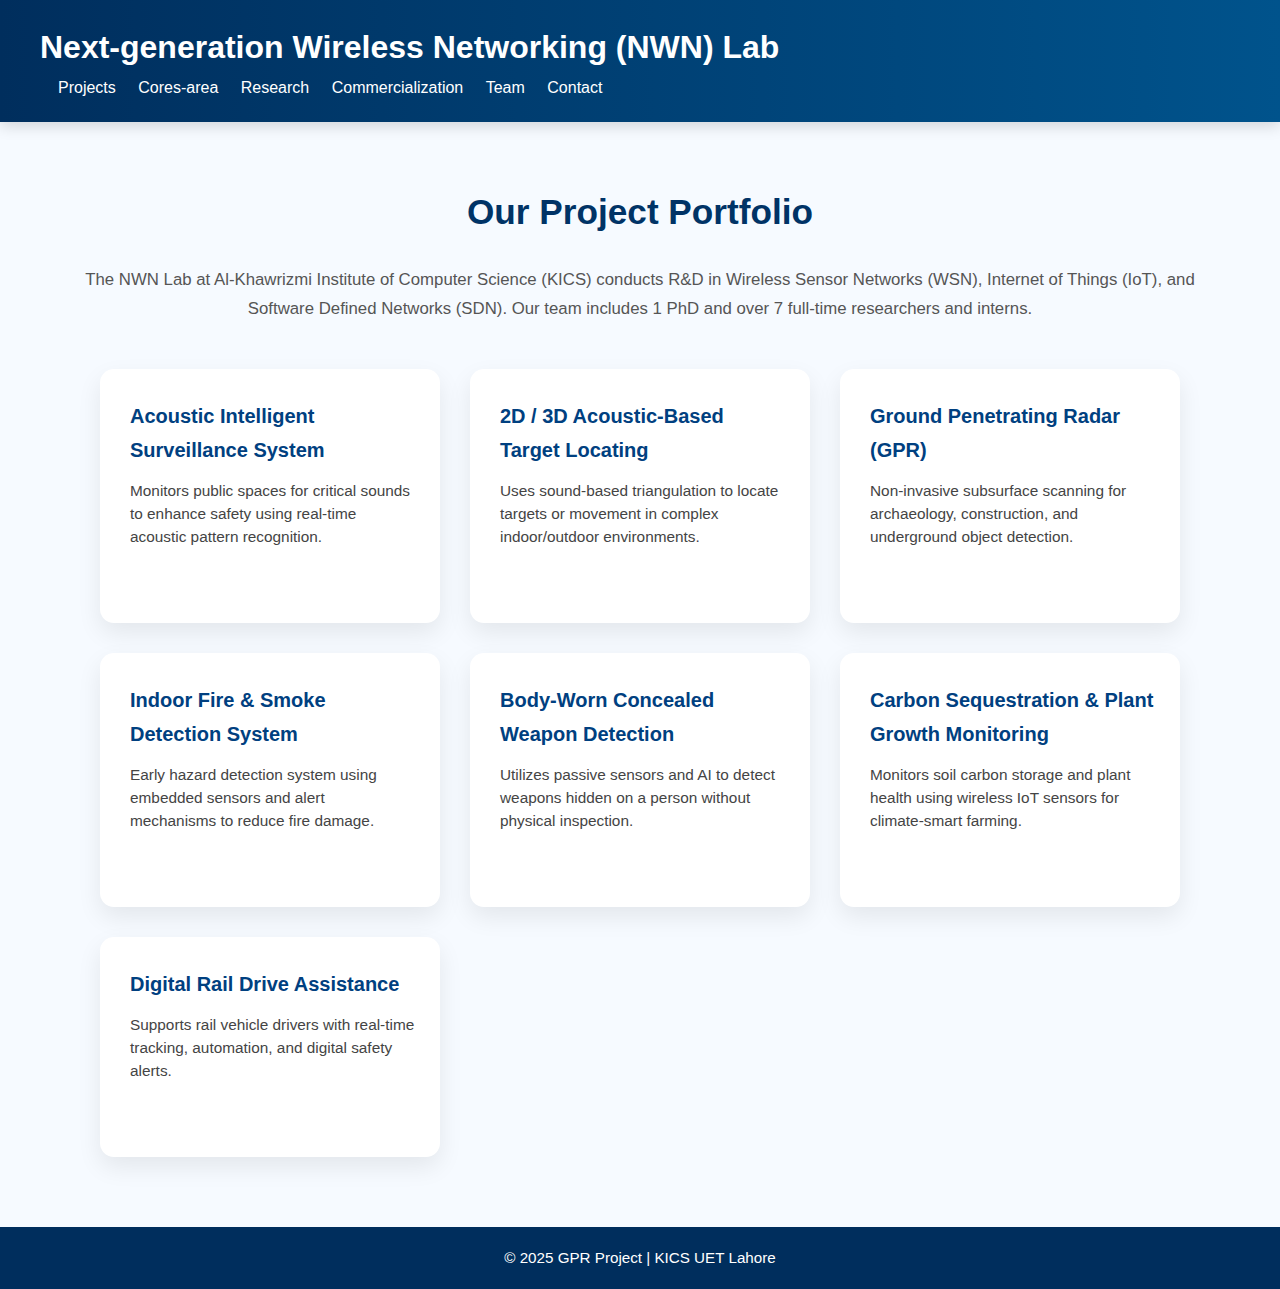
<file: index.html>
<!DOCTYPE html>
<html lang="en">
<head>
  <meta charset="UTF-8" />
  <meta name="viewport" content="width=device-width, initial-scale=1.0"/>
  <title>Projects | GPR - NWNL</title>
  <link rel="stylesheet" href="projects.css" />
</head>
<body>
  <header class="header">
    <h1>Next-generation Wireless Networking (NWN) Lab</h1>
    <nav class="nav-links">
      <a href="index.html">Projects</a>
      <a href="Coresarea.html">Cores-area</a>
      <a href="research.html">Research</a>
      <a href="commercialization.html">Commercialization</a>
      <a href="team.html">Team</a>
      <a href="contact.html">Contact</a>
    </nav>
  </header>

  <main class="content">
    <h2>Our Project Portfolio</h2>
    <p>
      The NWN Lab at Al-Khawrizmi Institute of Computer Science (KICS) conducts R&D in Wireless Sensor Networks (WSN), Internet of Things (IoT), and Software Defined Networks (SDN). Our team includes 1 PhD and over 7 full-time researchers and interns.
    </p>

    <div class="project-grid">
      <a href="acoustic-intelligent-surveillance.html" class="project-card">
        <h3>Acoustic Intelligent Surveillance System</h3>
        <p>Monitors public spaces for critical sounds to enhance safety using real-time acoustic pattern recognition.</p>
      </a>

      <a href="acoustic-target-locating.html" class="project-card">
        <h3>2D / 3D Acoustic-Based Target Locating</h3>
        <p>Uses sound-based triangulation to locate targets or movement in complex indoor/outdoor environments.</p>
      </a>

      <a href="gpr.html" class="project-card">
        <h3>Ground Penetrating Radar (GPR)</h3>
        <p>Non-invasive subsurface scanning for archaeology, construction, and underground object detection.</p>
      </a>

      <a href="fire-smoke-detection.html" class="project-card">
        <h3>Indoor Fire & Smoke Detection System</h3>
        <p>Early hazard detection system using embedded sensors and alert mechanisms to reduce fire damage.</p>
      </a>

      <a href="concealed-weapon-detection.html" class="project-card">
        <h3>Body-Worn Concealed Weapon Detection</h3>
        <p>Utilizes passive sensors and AI to detect weapons hidden on a person without physical inspection.</p>
      </a>

      <a href="carbon-sequestration-monitoring.html" class="project-card">
        <h3>Carbon Sequestration & Plant Growth Monitoring</h3>
        <p>Monitors soil carbon storage and plant health using wireless IoT sensors for climate-smart farming.</p>
      </a>

      <a href="digital-rail-assistance.html" class="project-card">
        <h3>Digital Rail Drive Assistance</h3>
        <p>Supports rail vehicle drivers with real-time tracking, automation, and digital safety alerts.</p>
      </a>
    </div>
  </main>

  <footer class="footer">
    &copy; 2025 GPR Project | KICS UET Lahore
  </footer>
</body>
</html>
</file>
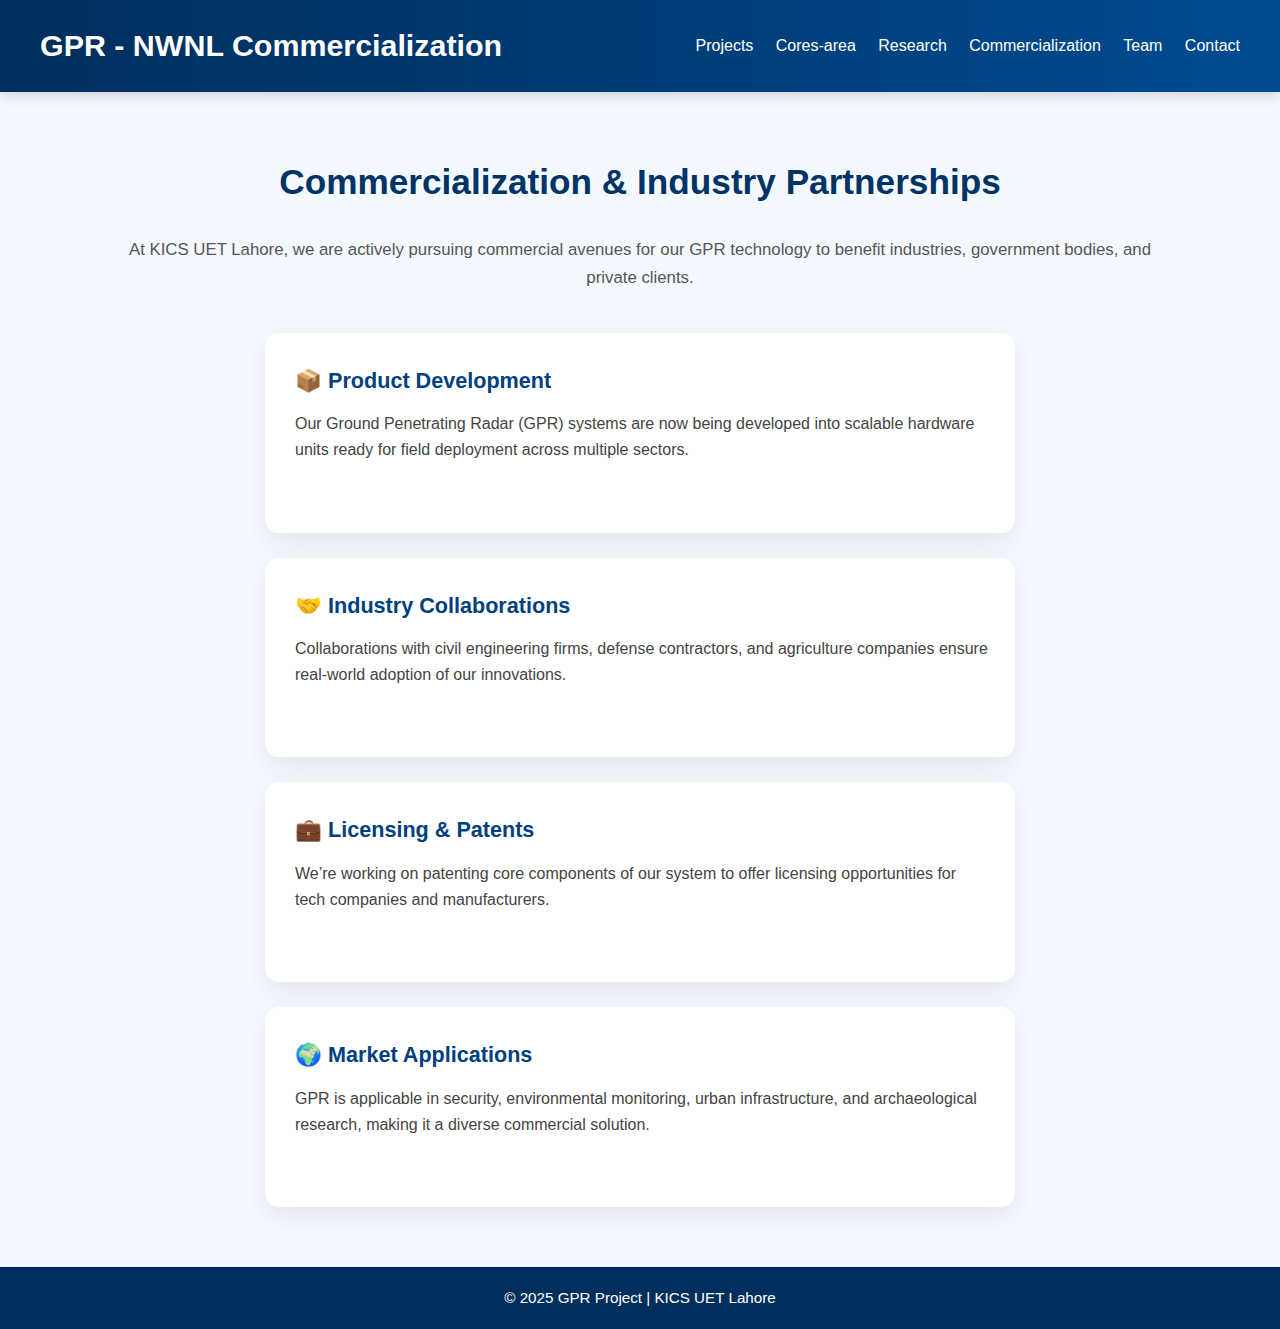
<file: commercialization.html>
<!DOCTYPE html>
<html lang="en">
<head>
  <meta charset="UTF-8" />
  <meta name="viewport" content="width=device-width, initial-scale=1.0"/>
  <title>Commercialization | GPR - NWNL</title>
  <link rel="stylesheet" href="commercialization.css" />
</head>
<body>
  <header class="header">
    <h1>GPR - NWNL Commercialization</h1>
    <nav class="nav-links">
      <a href="index.html">Projects</a>
      <a href="Coresarea.html">Cores-area</a>
      <a href="research.html">Research</a>
      <a href="commercialization.html">Commercialization</a>
      <a href="team.html">Team</a>
      <a href="contact.html">Contact</a>
    </nav>
  </header>

  <main class="content">
    <h2>Commercialization & Industry Partnerships</h2>
    <p>
      At KICS UET Lahore, we are actively pursuing commercial avenues for our GPR technology to benefit industries, government bodies, and private clients.
    </p>

    <div class="card">
      <h3>📦 Product Development</h3>
      <p>
        Our Ground Penetrating Radar (GPR) systems are now being developed into scalable hardware units ready for field deployment across multiple sectors.
      </p>
    </div>

    <div class="card">
      <h3>🤝 Industry Collaborations</h3>
      <p>
        Collaborations with civil engineering firms, defense contractors, and agriculture companies ensure real-world adoption of our innovations.
      </p>
    </div>

    <div class="card">
      <h3>💼 Licensing & Patents</h3>
      <p>
        We’re working on patenting core components of our system to offer licensing opportunities for tech companies and manufacturers.
      </p>
    </div>

    <div class="card">
      <h3>🌍 Market Applications</h3>
      <p>
        GPR is applicable in security, environmental monitoring, urban infrastructure, and archaeological research, making it a diverse commercial solution.
      </p>
    </div>
  </main>

  <footer class="footer">
    &copy; 2025 GPR Project | KICS UET Lahore
  </footer>
</body>
</html>
</file>
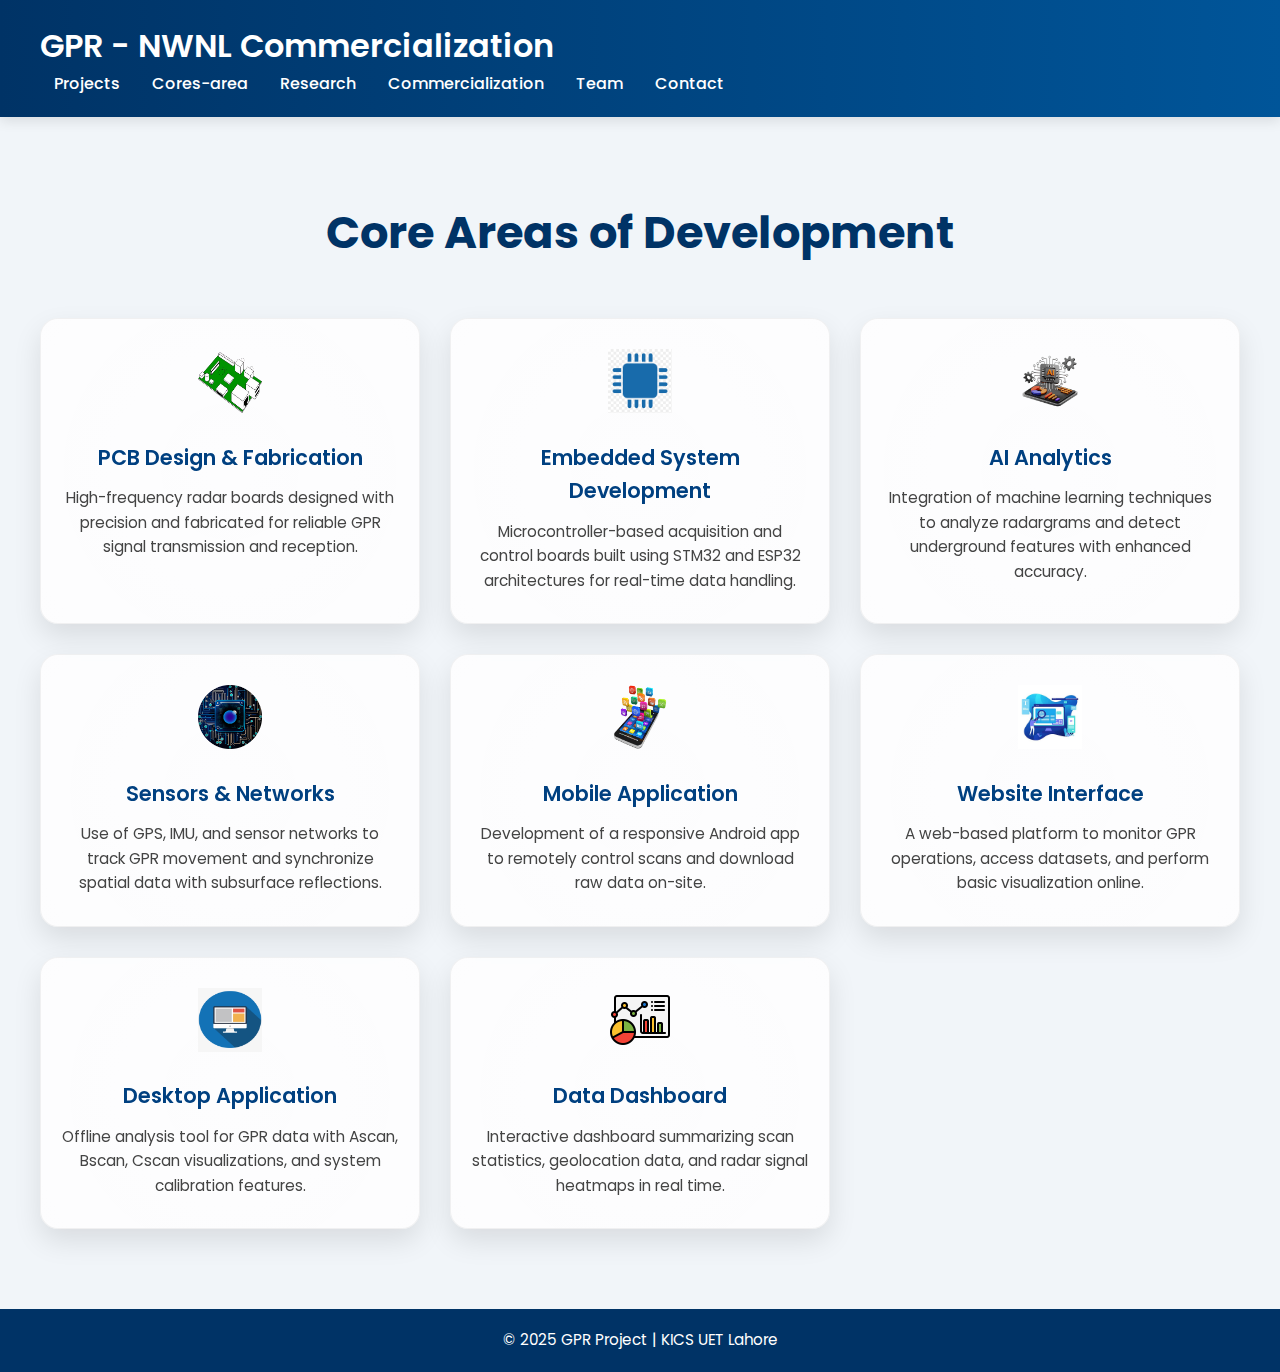
<file: Coresarea.html>
<!DOCTYPE html>
<html lang="en">
<head>
  <meta charset="UTF-8">
  <meta name="viewport" content="width=device-width, initial-scale=1.0">
  <title>Core Areas | GPR Project</title>
  <link rel="stylesheet" href="coreareas.css">
  <link rel="preconnect" href="https://fonts.googleapis.com">
  <link rel="preconnect" href="https://fonts.gstatic.com" crossorigin>
  <link href="https://fonts.googleapis.com/css2?family=Poppins:wght@400;600&display=swap" rel="stylesheet">
</head>
<body>
    <header class="header">
    <h1>GPR - NWNL Commercialization</h1>
    <nav class="nav-links">
      <a href="index.html">Projects</a>
      <a href="Coresarea.html">Cores-area</a>
      <a href="research.html">Research</a>
      <a href="commercialization.html">Commercialization</a>
      <a href="team.html">Team</a>
      <a href="contact.html">Contact</a>
    </nav>
  </header>
  <main>
  <section class="core-container">
    <h1>Core Areas of Development</h1>
    <div class="core-grid">
      <div class="core-item">
        <img src="pcb.png" alt="PCB Design">
        <h2>PCB Design & Fabrication</h2>
        <p>High-frequency radar boards designed with precision and fabricated for reliable GPR signal transmission and reception.</p>
      </div>
      <div class="core-item">
        <img src="eb.png" alt="Embedded System">
        <h2>Embedded System Development</h2>
        <p>Microcontroller-based acquisition and control boards built using STM32 and ESP32 architectures for real-time data handling.</p>
      </div>
      <div class="core-item">
        <img src="ai.webp" alt="AI Analytics">
        <h2>AI Analytics</h2>
        <p>Integration of machine learning techniques to analyze radargrams and detect underground features with enhanced accuracy.</p>
      </div>
      <div class="core-item">
        <img src="ns.webp" alt="Sensors">
        <h2>Sensors & Networks</h2>
        <p>Use of GPS, IMU, and sensor networks to track GPR movement and synchronize spatial data with subsurface reflections.</p>
      </div>
      <div class="core-item">
        <img src="ma.png" alt="Mobile App">
        <h2>Mobile Application</h2>
        <p>Development of a responsive Android app to remotely control scans and download raw data on-site.</p>
      </div>
      <div class="core-item">
        <img src="web.jpg" alt="Website">
        <h2>Website Interface</h2>
        <p>A web-based platform to monitor GPR operations, access datasets, and perform basic visualization online.</p>
      </div>
      <div class="core-item">
        <img src="desk.png" alt="Desktop App">
        <h2>Desktop Application</h2>
        <p>Offline analysis tool for GPR data with Ascan, Bscan, Cscan visualizations, and system calibration features.</p>
      </div>
      <div class="core-item">
        <img src="dash.png" alt="Dashboard">
        <h2>Data Dashboard</h2>
        <p>Interactive dashboard summarizing scan statistics, geolocation data, and radar signal heatmaps in real time.</p>
      </div>
    </div>
  </section>
  </main>
   <footer class="footer">
    &copy; 2025 GPR Project | KICS UET Lahore
  </footer>
</body>
</html>
</file>
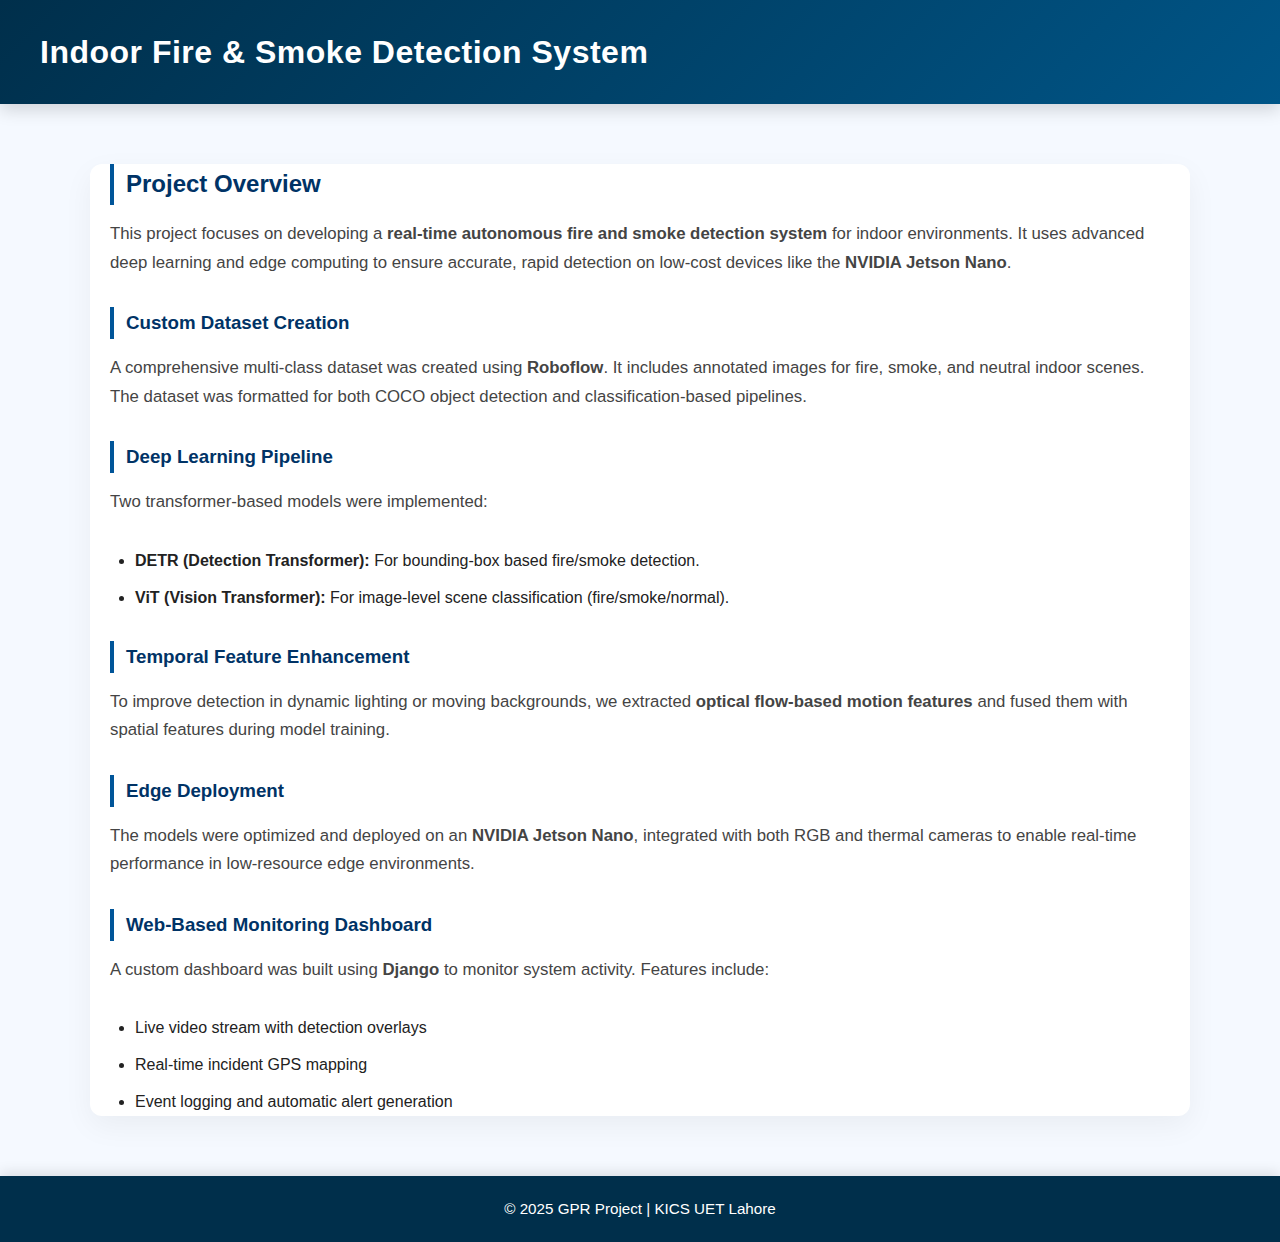
<file: fire-smoke-detection.html>
<!DOCTYPE html>
<html lang="en">
<head>
  <meta charset="UTF-8" />
  <meta name="viewport" content="width=device-width, initial-scale=1.0"/>
  <title>Fire & Smoke Detection | GPR - NWNL</title>
  <link rel="stylesheet" href="fire-smoke-detection.css" />
</head>
<body>
  <header class="header">
    <h1>Indoor Fire & Smoke Detection System</h1>
  </header>

  <main class="project-detail-container">
    <section class="project-intro">
      <h2>Project Overview</h2>
      <p>
        This project focuses on developing a <strong>real-time autonomous fire and smoke detection system</strong> for indoor environments. It uses advanced deep learning and edge computing to ensure accurate, rapid detection on low-cost devices like the <strong>NVIDIA Jetson Nano</strong>.
      </p>
    </section>

    <section class="project-section">
      <h3>Custom Dataset Creation</h3>
      <p>
        A comprehensive multi-class dataset was created using <strong>Roboflow</strong>. It includes annotated images for fire, smoke, and neutral indoor scenes. The dataset was formatted for both COCO object detection and classification-based pipelines.
      </p>
    </section>

    <section class="project-section">
      <h3>Deep Learning Pipeline</h3>
      <p>
        Two transformer-based models were implemented:
        <ul>
          <li><strong>DETR (Detection Transformer):</strong> For bounding-box based fire/smoke detection.</li>
          <li><strong>ViT (Vision Transformer):</strong> For image-level scene classification (fire/smoke/normal).</li>
        </ul>
      </p>
    </section>

    <section class="project-section">
      <h3>Temporal Feature Enhancement</h3>
      <p>
        To improve detection in dynamic lighting or moving backgrounds, we extracted <strong>optical flow-based motion features</strong> and fused them with spatial features during model training.
      </p>
    </section>

    <section class="project-section">
      <h3>Edge Deployment</h3>
      <p>
        The models were optimized and deployed on an <strong>NVIDIA Jetson Nano</strong>, integrated with both RGB and thermal cameras to enable real-time performance in low-resource edge environments.
      </p>
    </section>

    <section class="project-section">
      <h3>Web-Based Monitoring Dashboard</h3>
      <p>
        A custom dashboard was built using <strong>Django</strong> to monitor system activity. Features include:
        <ul>
          <li>Live video stream with detection overlays</li>
          <li>Real-time incident GPS mapping</li>
          <li>Event logging and automatic alert generation</li>
        </ul>
      </p>
    </section>
  </main>

  <footer class="footer">
    &copy; 2025 GPR Project | KICS UET Lahore
  </footer>
</body>
</html>
</file>
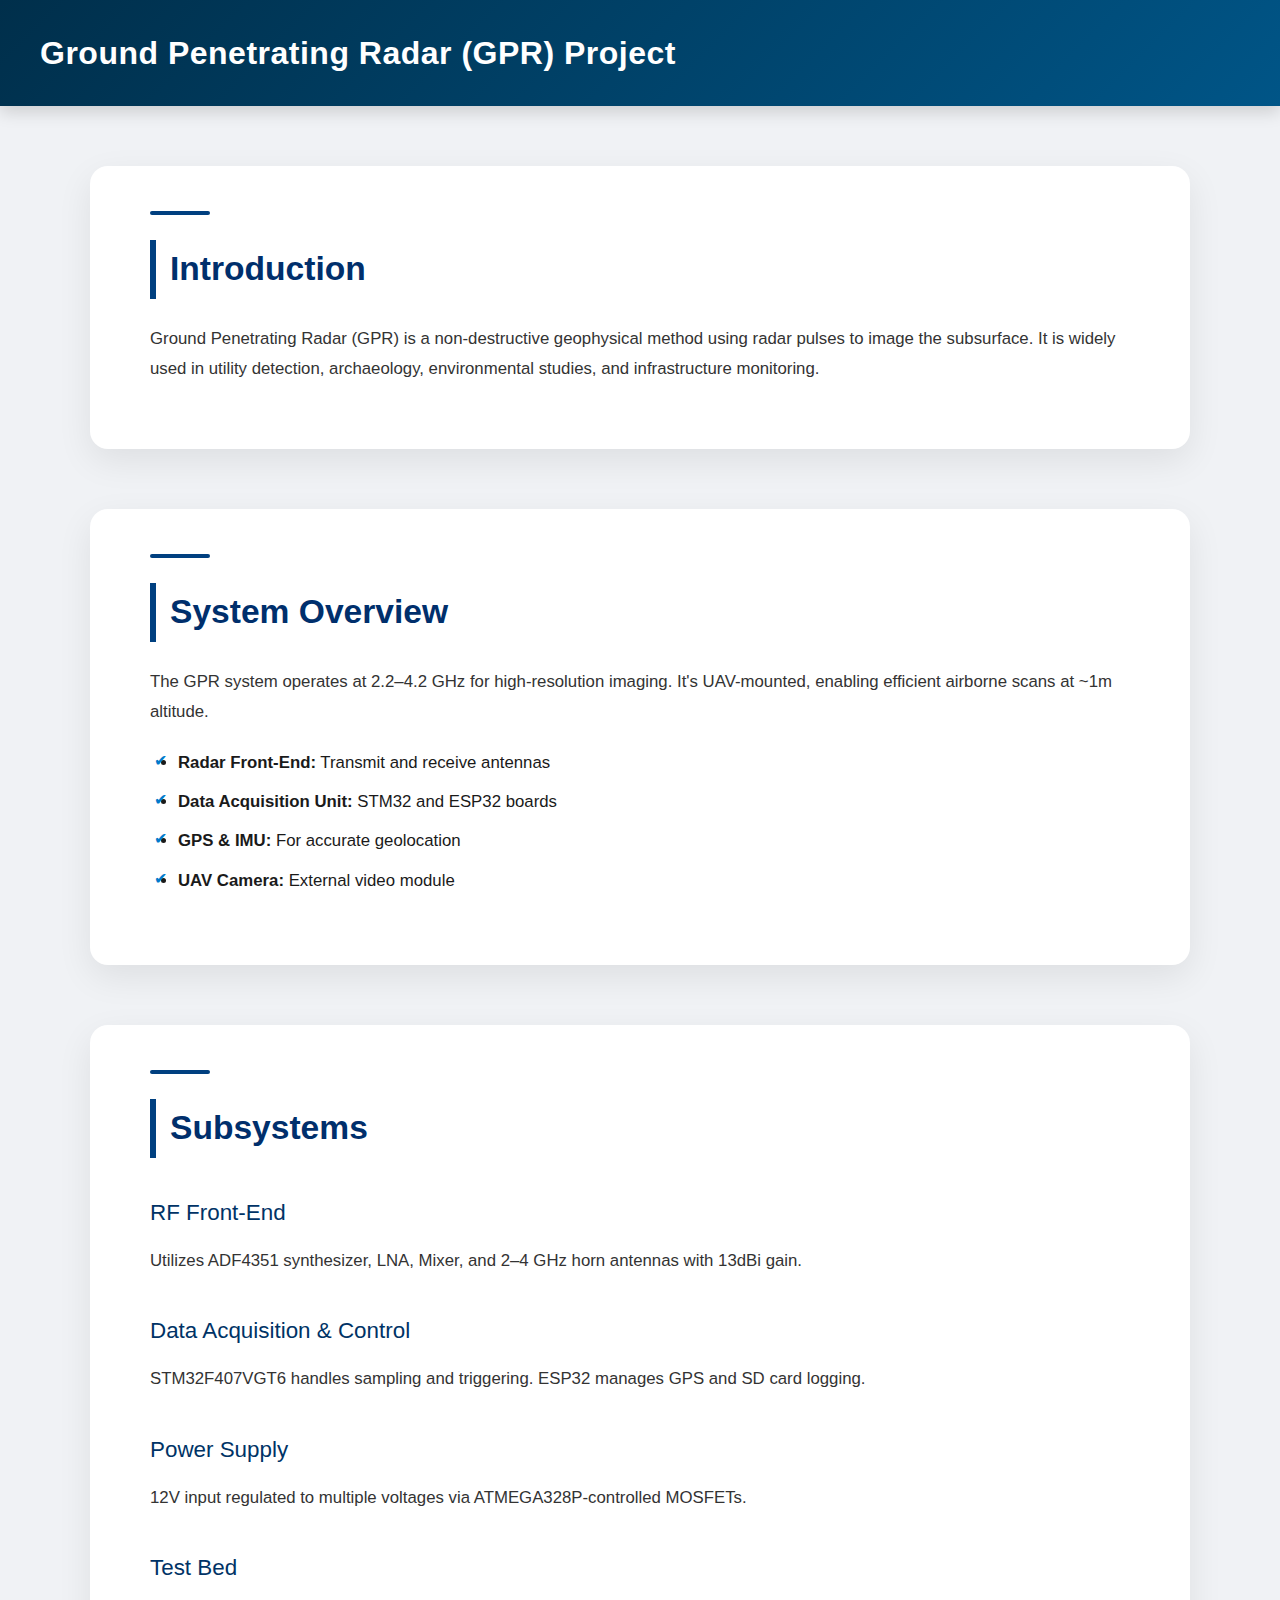
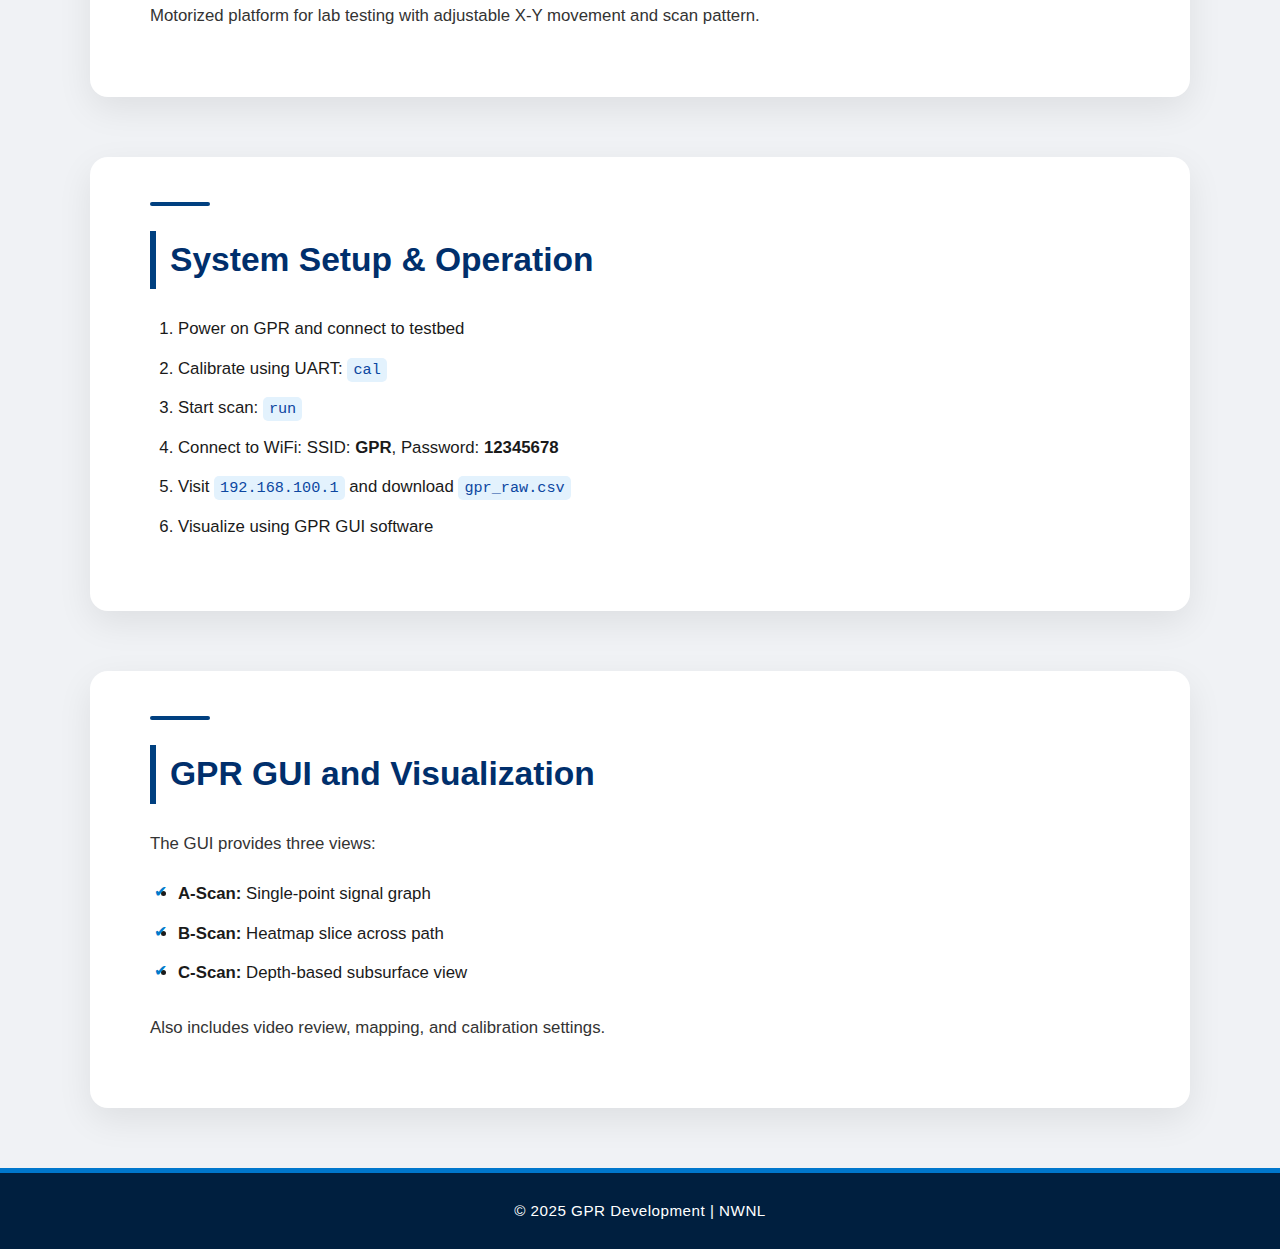
<file: gpr.html>
<!DOCTYPE html>
<html lang="en">
<head>
  <meta charset="UTF-8" />
  <meta name="viewport" content="width=device-width, initial-scale=1.0"/>
  <title>Ground Penetrating Radar (GPR) Project</title>
  <link rel="stylesheet" href="gpr_project.css">
</head>
<body>
  <header>
    <h1>Ground Penetrating Radar (GPR) Project</h1>
    <!-- <p>A Comprehensive Overview of UAV-Based Subsurface Imaging System</p> -->
  </header>

  <section class="section">
    <h2>Introduction</h2>
    <p>Ground Penetrating Radar (GPR) is a non-destructive geophysical method using radar pulses to image the subsurface. It is widely used in utility detection, archaeology, environmental studies, and infrastructure monitoring.</p>
  
  </section>

  <section class="section">
    <h2>System Overview</h2>
    <p>The GPR system operates at 2.2–4.2 GHz for high-resolution imaging. It's UAV-mounted, enabling efficient airborne scans at ~1m altitude.</p>
    <ul>
      <li><strong>Radar Front-End:</strong> Transmit and receive antennas</li>
      <li><strong>Data Acquisition Unit:</strong> STM32 and ESP32 boards</li>
      <li><strong>GPS & IMU:</strong> For accurate geolocation</li>
      <li><strong>UAV Camera:</strong> External video module</li>
    </ul>
  </section>

  <section class="section">
    <h2>Subsystems</h2>
    <h3>RF Front-End</h3>
    <p>Utilizes ADF4351 synthesizer, LNA, Mixer, and 2–4 GHz horn antennas with 13dBi gain.</p>
   

    <h3>Data Acquisition & Control</h3>
    <p>STM32F407VGT6 handles sampling and triggering. ESP32 manages GPS and SD card logging.</p>
  

    <h3>Power Supply</h3>
    <p>12V input regulated to multiple voltages via ATMEGA328P-controlled MOSFETs.</p>

    <h3>Test Bed</h3>
    <p>Motorized platform for lab testing with adjustable X-Y movement and scan pattern.</p>
  
  </section>

  <section class="section">
    <h2>System Setup & Operation</h2>
    <ol>
      <li>Power on GPR and connect to testbed</li>
      <li>Calibrate using UART: <code>cal</code></li>
      <li>Start scan: <code>run</code></li>
      <li>Connect to WiFi: SSID: <strong>GPR</strong>, Password: <strong>12345678</strong></li>
      <li>Visit <code>192.168.100.1</code> and download <code>gpr_raw.csv</code></li>
      <li>Visualize using GPR GUI software</li>
    </ol>
  </section>

  <section class="section">
    <h2>GPR GUI and Visualization</h2>
    <p>The GUI provides three views:</p>
    <ul>
      <li><strong>A-Scan:</strong> Single-point signal graph</li>
      <li><strong>B-Scan:</strong> Heatmap slice across path</li>
      <li><strong>C-Scan:</strong> Depth-based subsurface view</li>
    </ul>
    <p>Also includes video review, mapping, and calibration settings.</p>
   
  </section>

  <footer>
    <p>&copy; 2025 GPR Development  | NWNL</p>
  </footer>
</body>
</html>
</file>
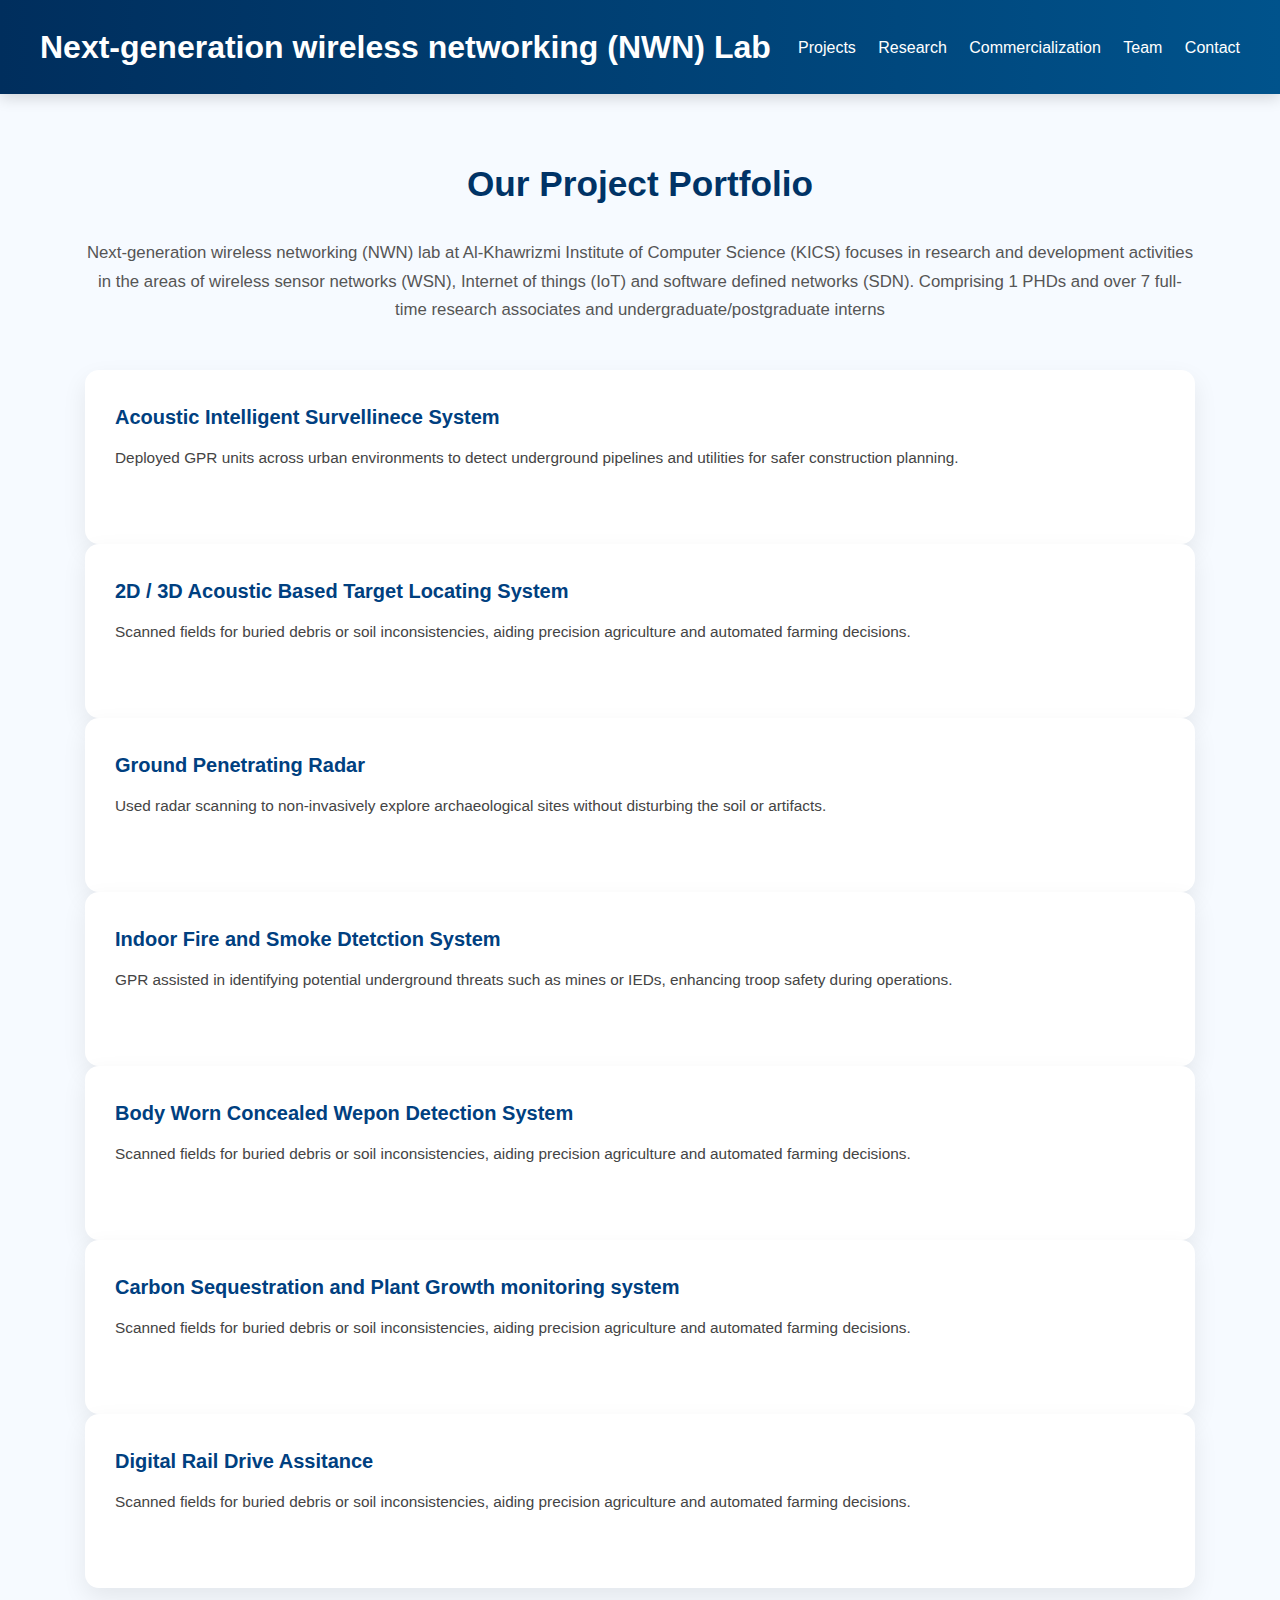
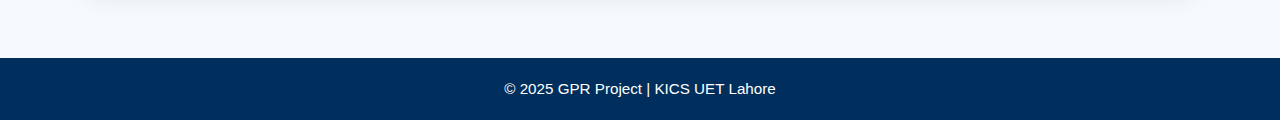
<file: projects.html>
<!DOCTYPE html>
<html lang="en">
<head>
  <meta charset="UTF-8" />
  <meta name="viewport" content="width=device-width, initial-scale=1.0"/>
  <title>Projects | GPR - NWNL</title>
  <link rel="stylesheet" href="projects.css" />
</head>
<body>
  <header class="header">
    <h1>Next-generation wireless networking (NWN) Lab</h1>
    <nav class="nav-links">

      <a href="projects.html">Projects</a>
      <a href="research.html">Research</a>
      <a href="commercialization.html">Commercialization</a>
      <a href="team.html">Team</a>
      <a href="contact.html">Contact</a>
    </nav>
  </header>

  <main class="content">
    <h2>Our Project Portfolio</h2>
    <p>
      Next-generation wireless networking (NWN) lab at Al-Khawrizmi Institute of Computer Science (KICS) focuses in research and development activities in the areas of wireless sensor networks (WSN), Internet of things (IoT) and software defined networks (SDN). Comprising 1 PHDs and over 7 full-time research associates and undergraduate/postgraduate interns
    </p>

    <div class="project-card">
      <h3>Acoustic Intelligent Survellinece System</h3>
      <p>Deployed GPR units across urban environments to detect underground pipelines and utilities for safer construction planning.</p>
    </div>
    <div class="project-card">
      <h3>2D / 3D Acoustic Based Target Locating System</h3>
      <p>Scanned fields for buried debris or soil inconsistencies, aiding precision agriculture and automated farming decisions.</p>
    </div>
    <div class="project-card">
      <h3>Ground Penetrating Radar</h3>
      <p>Used radar scanning to non-invasively explore archaeological sites without disturbing the soil or artifacts.</p>
    </div>

    <div class="project-card">
      <h3>Indoor Fire and Smoke Dtetction System</h3>
      <p>GPR assisted in identifying potential underground threats such as mines or IEDs, enhancing troop safety during operations.</p>
    </div>

    <div class="project-card">
      <h3>Body Worn Concealed Wepon Detection System</h3>
      <p>Scanned fields for buried debris or soil inconsistencies, aiding precision agriculture and automated farming decisions.</p>
    </div>
    <div class="project-card">
      <h3>Carbon Sequestration and Plant Growth monitoring system</h3>
      <p>Scanned fields for buried debris or soil inconsistencies, aiding precision agriculture and automated farming decisions.</p>
    </div>
    <div class="project-card">
      <h3>Digital Rail Drive Assitance</h3>
      <p>Scanned fields for buried debris or soil inconsistencies, aiding precision agriculture and automated farming decisions.</p>
    </div>
  </main>

  <footer class="footer">
    &copy; 2025 GPR Project | KICS UET Lahore
  </footer>
</body>
</html>
</file>
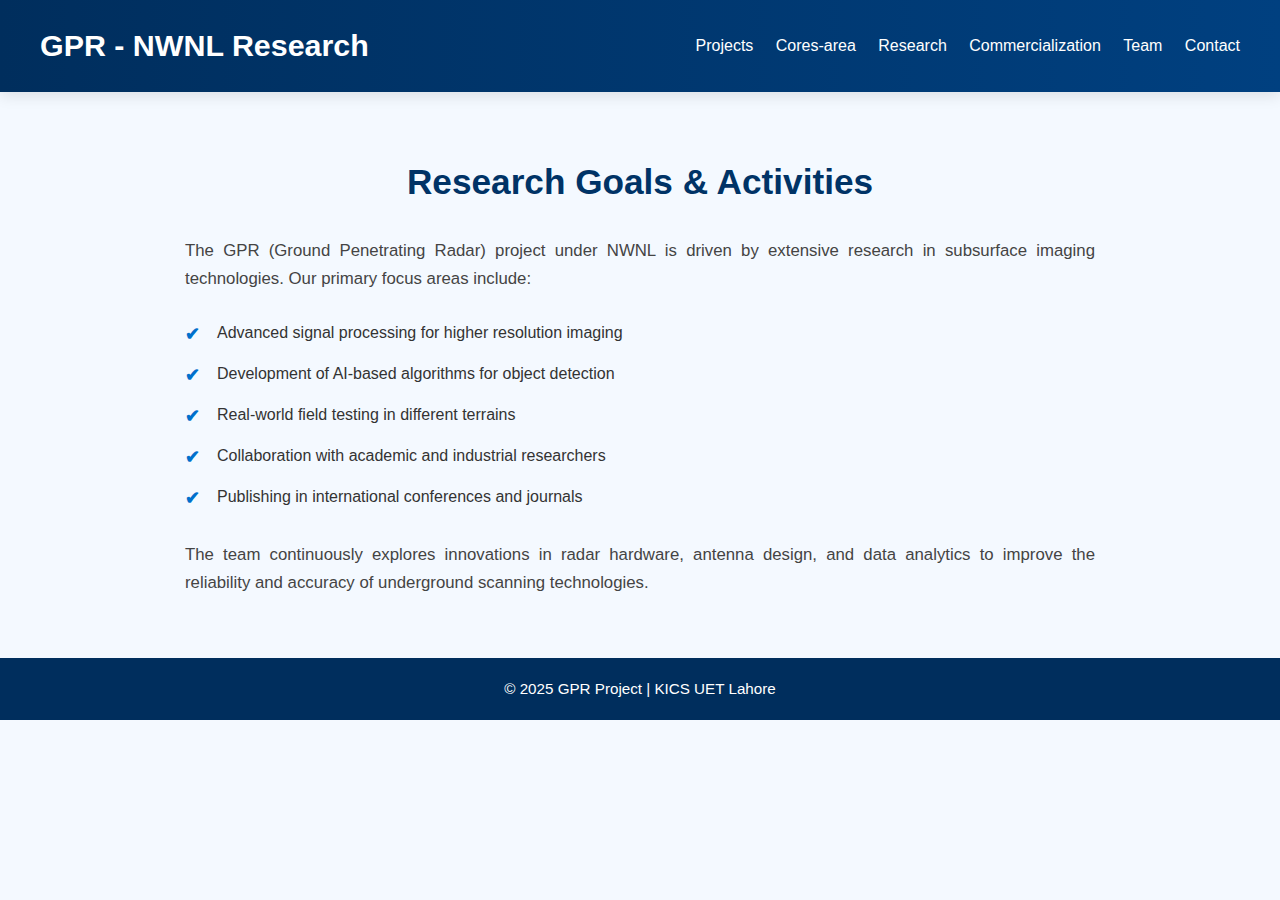
<file: research.html>
<!DOCTYPE html>
<html lang="en">
<head>
  <meta charset="UTF-8" />
  <meta name="viewport" content="width=device-width, initial-scale=1.0"/>
  <title>Research | GPR - NWNL</title>
  <link rel="stylesheet" href="research.css" />
</head>
<body>
  <header class="header">
    <h1>GPR - NWNL Research</h1>
    <nav class="nav-links">
     
      <a href="index.html">Projects</a>
      <a href="Coresarea.html">Cores-area</a>
      <a href="research.html">Research</a>
      <a href="commercialization.html">Commercialization</a>
      <a href="team.html">Team</a>
      <a href="contact.html">Contact</a>
    </nav>
  </header>

  <main class="content">
    <h2>Research Goals & Activities</h2>
    <p>
      The GPR (Ground Penetrating Radar) project under NWNL is driven by extensive research in subsurface imaging technologies.
      Our primary focus areas include:
    </p>
    <ul>
      <li>Advanced signal processing for higher resolution imaging</li>
      <li>Development of AI-based algorithms for object detection</li>
      <li>Real-world field testing in different terrains</li>
      <li>Collaboration with academic and industrial researchers</li>
      <li>Publishing in international conferences and journals</li>
    </ul>
    <p>
      The team continuously explores innovations in radar hardware, antenna design, and data analytics to improve the reliability and accuracy of underground scanning technologies.
    </p>
  </main>

  <footer class="footer">
    &copy; 2025 GPR Project | KICS UET Lahore
  </footer>
</body>
</html>
</file>
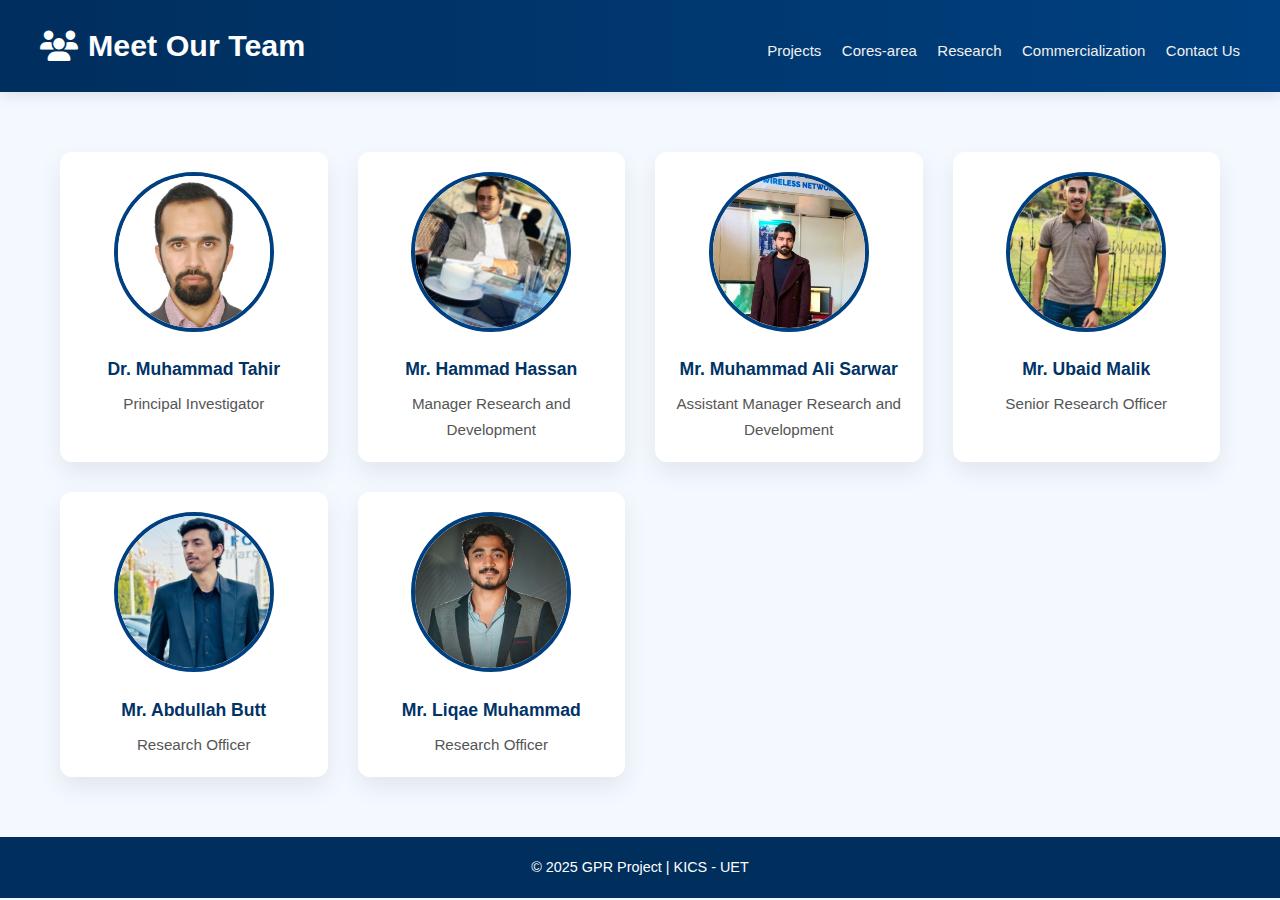
<file: team.html>
<!DOCTYPE html>
<html lang="en">
<head>
  <meta charset="UTF-8" />
  <meta name="viewport" content="width=device-width, initial-scale=1.0"/>
  <title>Our Team | GPR Project - KICS UET</title>
  <link rel="stylesheet" href="team.css" />
  <link rel="stylesheet" href="https://cdnjs.cloudflare.com/ajax/libs/font-awesome/6.4.0/css/all.min.css"/>
</head>
<body>
  <header class="header">
    <h1><i class="fas fa-users"></i> Meet Our Team</h1>
    <nav class="nav-links">
      <a href="index.html">Projects</a>
      <a href="Coresarea.html">Cores-area</a>
      <a href="research.html">Research</a>
      <a href="commercialization.html">Commercialization</a>
      <a href="contact.html">Contact Us</a>
    </nav>
  </header>

  <main class="container">
    <section class="team-grid">
      <div class="team-card">
        <img src="drtahir.jpg" alt="Team Member 1" />
        <h3>Dr. Muhammad Tahir</h3>
        <p>Principal Investigator</p>
      </div>
      <div class="team-card">
        <img src="hammadhas.jpg" alt="Team Member 1" />
        <h3>Mr. Hammad Hassan</h3>
        <p>Manager  Research and Development</p>
      </div>
      <div class="team-card">
        <img src="alisarwar.jpg" alt="Team Member 1" />
        <h3>Mr. Muhammad Ali Sarwar</h3>
        <p>Assistant Manager Research and Development</p>
      </div>
      <div class="team-card">
        <img src="ubaid.jpg" alt="Team Member 1" />
        <h3>Mr. Ubaid Malik</h3>
        <p>Senior Research Officer</p>
      </div>
      <div class="team-card">
        <img src="adullah.jpg" alt="Team Member 1" />
        <h3>Mr. Abdullah Butt</h3>
        <p>Research Officer</p>
      </div>
      <div class="team-card">
        <img src="liqae.jpg" alt="Team Member 1" />
        <h3>Mr. Liqae Muhammad</h3>
        <p>Research Officer</p>
      </div>
    </section>
  </main>

  <footer class="footer">
    <p>&copy; 2025 GPR Project | KICS - UET</p>
  </footer>
</body>
</html>
</file>
<file: projects.css>
/* Reset and Base Styles */
* {
  margin: 0;
  padding: 0;
  box-sizing: border-box;
}

body {
  font-family: 'Segoe UI', Tahoma, Geneva, Verdana, sans-serif;
  background-color: #f6faff;
  color: #333;
  line-height: 1.7;
  scroll-behavior: smooth;
}

/* Header */
.header {
  background: linear-gradient(to right, #002e5d, #00538c);
  color: #fff;
  padding: 20px 40px;
  display: flex;
  justify-content: space-between;
  align-items: center;
  flex-wrap: wrap;
  box-shadow: 0 4px 14px rgba(0, 0, 0, 0.15);
}

.header h1 {
  font-size: 2rem;
  font-weight: 600;
}

.nav-links a {
  color: #fff;
  margin-left: 18px;
  text-decoration: none;
  font-weight: 500;
  position: relative;
  transition: color 0.3s ease;
}

.nav-links a::after {
  content: "";
  position: absolute;
  width: 0%;
  height: 2px;
  left: 0;
  bottom: -5px;
  background-color: #ffd700;
  transition: width 0.3s ease;
}

.nav-links a:hover {
  color: #ffd700;
}

.nav-links a:hover::after {
  width: 100%;
}

/* Main Content */
.content {
  max-width: 1150px;
  margin: 60px auto;
  padding: 0 20px;
  text-align: center;
}

.content h2 {
  font-size: 2.2rem;
  color: #003366;
  margin-bottom: 25px;
  font-weight: 600;
}

.content p {
  font-size: 1.05rem;
  color: #555;
  margin-bottom: 45px;
}

/* Project Grid */
.project-grid {
  display: grid;
  grid-template-columns: repeat(auto-fit, minmax(280px, 1fr));
  gap: 30px;
  padding: 0 15px;
}

/* Project Card */
.project-card {
  background-color: #ffffff;
  border-radius: 14px;
  box-shadow: 0 10px 24px rgba(0, 0, 0, 0.08);
  padding: 30px 25px;
  text-align: left;
  transition: all 0.3s ease;
  text-decoration: none;
  color: #333;
  border-left: 5px solid transparent;
  position: relative;
}

.project-card:hover {
  transform: translateY(-8px);
  box-shadow: 0 20px 40px rgba(0, 0, 0, 0.1);
  border-left: 5px solid #004080;
  background: linear-gradient(145deg, #ffffff, #f0f8ff);
}

.project-card h3 {
  font-size: 1.25rem;
  color: #004080;
  margin-bottom: 12px;
  font-weight: 600;
}

.project-card p {
  font-size: 0.96rem;
  color: #444;
  line-height: 1.5;
}

/* Footer */
.footer {
  background-color: #002e5d;
  color: #fff;
  text-align: center;
  padding: 18px 20px;
  font-size: 0.95rem;
  margin-top: 70px;
}

/* Responsive Design */
@media (max-width: 768px) {
  .header {
    flex-direction: column;
    align-items: flex-start;
  }

  .nav-links {
    margin-top: 10px;
  }

  .nav-links a {
    display: inline-block;
    margin: 8px 10px 0 0;
  }

  .content h2 {
    font-size: 1.7rem;
  }

  .project-card {
    padding: 25px 20px;
  }
}
</file>
<file: commercialization.css>
/* Reset and base styles */
* {
  margin: 0;
  padding: 0;
  box-sizing: border-box;
}

body {
  font-family: 'Segoe UI', Tahoma, Geneva, Verdana, sans-serif;
  background-color: #f4f9ff;
  color: #333;
  line-height: 1.7;
  scroll-behavior: smooth;
}

/* Header */
.header {
  background: linear-gradient(to right, #002e5d, #004b91);
  color: #fff;
  padding: 20px 40px;
  display: flex;
  justify-content: space-between;
  align-items: center;
  flex-wrap: wrap;
  box-shadow: 0 4px 12px rgba(0, 0, 0, 0.15);
}

.header h1 {
  font-size: 1.9rem;
  font-weight: 600;
}

.nav-links a {
  color: #fff;
  margin-left: 18px;
  text-decoration: none;
  font-weight: 500;
  position: relative;
  transition: color 0.3s ease;
}

.nav-links a::after {
  content: '';
  position: absolute;
  width: 0%;
  height: 2px;
  left: 0;
  bottom: -5px;
  background: #ffd700;
  transition: width 0.3s ease;
}

.nav-links a:hover {
  color: #ffd700;
}

.nav-links a:hover::after {
  width: 100%;
}

/* Main Content */
.content {
  max-width: 1100px;
  margin: 60px auto;
  padding: 0 20px;
  text-align: center;
}

.content h2 {
  font-size: 2.2rem;
  color: #003366;
  margin-bottom: 24px;
  font-weight: 600;
}

.content p {
  font-size: 1.05rem;
  color: #555;
  margin-bottom: 40px;
}

/* Card Layout */
.card {
  background-color: #ffffff;
  margin: 25px auto;
  padding: 30px 25px;
  border-radius: 14px;
  box-shadow: 0 10px 28px rgba(0, 0, 0, 0.08);
  max-width: 750px;
  transition: all 0.4s ease;
  border-left: 5px solid transparent;
  text-align: left;
}

.card:hover {
  transform: translateY(-8px);
  box-shadow: 0 18px 36px rgba(0, 0, 0, 0.15);
  border-left: 5px solid #004080;
  background: linear-gradient(145deg, #fefefe, #f0f7ff);
}

.card h3 {
  font-size: 1.35rem;
  color: #004080;
  margin-bottom: 12px;
}

.card p {
  font-size: 1rem;
  color: #444;
  line-height: 1.6;
}

/* Footer */
.footer {
  background-color: #002e5d;
  color: #fff;
  text-align: center;
  padding: 18px 20px;
  font-size: 0.95rem;
  margin-top: 60px;
}

/* Responsive */
@media (max-width: 768px) {
  .header {
    flex-direction: column;
    align-items: flex-start;
  }

  .nav-links {
    margin-top: 12px;
  }

  .nav-links a {
    display: inline-block;
    margin: 8px 10px 0 0;
  }

  .content h2 {
    font-size: 1.7rem;
  }

  .card {
    padding: 25px 20px;
  }
}
</file>
<file: coreareas.css>
/* Reset & Base Styles */
* {
  margin: 0;
  padding: 0;
  box-sizing: border-box;
}

body {
  font-family: 'Poppins', sans-serif;
  background: #f1f5f9;
  color: #333;
  line-height: 1.6;
  scroll-behavior: smooth;
}

/* Header */
.header {
  background: linear-gradient(to right, #003366, #005599);
  padding: 20px 40px;
  display: flex;
  justify-content: space-between;
  align-items: center;
  flex-wrap: wrap;
  color: #fff;
  box-shadow: 0 4px 12px rgba(0, 0, 0, 0.1);
}

.header h1 {
  font-size: 2rem;
  font-weight: 600;
}

.nav-links a {
  color: #fff;
  margin: 0 14px;
  text-decoration: none;
  font-weight: 500;
  position: relative;
  transition: color 0.3s ease;
}

.nav-links a::after {
  content: "";
  position: absolute;
  width: 0;
  height: 2px;
  left: 0;
  bottom: -5px;
  background: #ffd700;
  transition: width 0.3s ease;
}

.nav-links a:hover {
  color: #ffd700;
}

.nav-links a:hover::after {
  width: 100%;
}

/* Core Areas Section */
.core-container {
  max-width: 1300px;
  margin: 60px auto;
  padding: 20px;
  text-align: center;
}

.core-container h1 {
  font-size: 2.8rem;
  color: #003366;
  margin-bottom: 50px;
  font-weight: 700;
  position: relative;
}

.core-grid {
  display: grid;
  grid-template-columns: repeat(auto-fit, minmax(280px, 1fr));
  gap: 30px;
  padding: 0 20px;
}

.core-item {
  background: rgba(255, 255, 255, 0.8);
  backdrop-filter: blur(10px);
  padding: 30px 20px;
  border-radius: 18px;
  box-shadow: 0 12px 28px rgba(0, 0, 0, 0.1);
  transition: transform 0.4s ease, box-shadow 0.4s ease;
  text-align: center;
  position: relative;
  overflow: hidden;
  border: 1px solid rgba(0, 0, 0, 0.05);
}

.core-item:hover {
  transform: translateY(-12px);
  box-shadow: 0 20px 36px rgba(0, 0, 0, 0.2);
  background: linear-gradient(145deg, #e8f0fb, #ffffff);
}

.core-item::before {
  content: '';
  position: absolute;
  top: -100%;
  left: -100%;
  width: 300%;
  height: 300%;
  background: radial-gradient(circle at center, rgba(255,255,255,0.1), transparent 70%);
  animation: hoverPulse 3s infinite linear;
  z-index: 0;
}

@keyframes hoverPulse {
  0% { transform: translate(0, 0); }
  50% { transform: translate(-20px, -20px); }
  100% { transform: translate(0, 0); }
}

.core-item img {
  width: 64px;
  height: 64px;
  margin-bottom: 20px;
  transition: transform 0.4s ease;
  z-index: 1;
  position: relative;
}

.core-item:hover img {
  transform: rotate(8deg) scale(1.12);
}

.core-item h2 {
  font-size: 1.3rem;
  color: #004080;
  margin-bottom: 12px;
  font-weight: 600;
  z-index: 1;
  position: relative;
}

.core-item p {
  font-size: 0.96rem;
  color: #444;
  z-index: 1;
  position: relative;
}

/* Footer */
.footer {
  background-color: #003366;
  color: #fff;
  text-align: center;
  padding: 19px 20px;
  font-size: 0.95rem;
  margin-top: 60px;
}

/* Responsive Design */
@media (max-width: 768px) {
  .header {
    flex-direction: column;
    align-items: flex-start;
  }

  .nav-links {
    margin-top: 12px;
  }

  .core-container h1 {
    font-size: 2rem;
  }
}
</file>
<file: fire-smoke-detection.css>
/* Reset & Base Styles */
* {
  margin: 0;
  padding: 0;
  box-sizing: border-box;
  scroll-behavior: smooth;
}

body {
  font-family: 'Poppins', sans-serif;
  background: #f5f9ff;
  color: #1a1a1a;
  line-height: 1.7;
}

/* Header */
.header {
  background: linear-gradient(135deg, #002f4b, #005587);
  color: #fff;
  padding: 25px 40px;
  display: flex;
  justify-content: space-between;
  align-items: center;
  flex-wrap: wrap;
  box-shadow: 0 6px 16px rgba(0, 0, 0, 0.15);
}

.header h1 {
  font-size: 2rem;
  font-weight: 700;
  letter-spacing: 0.5px;
}

.nav-links a {
  color: #fff;
  margin: 0 14px;
  text-decoration: none;
  font-weight: 500;
  position: relative;
  transition: all 0.3s ease;
}

.nav-links a::after {
  content: "";
  position: absolute;
  width: 0;
  height: 2px;
  left: 0;
  bottom: -5px;
  background: #ffc107;
  transition: width 0.3s ease;
}

.nav-links a:hover {
  color: #ffc107;
}

.nav-links a:hover::after {
  width: 100%;
}

/* Section Container */
.core-container {
  max-width: 1300px;
  margin: 70px auto;
  padding: 20px;
  text-align: center;
}

.core-container h1 {
  font-size: 2.8rem;
  color: #003366;
  margin-bottom: 50px;
  font-weight: 800;
  position: relative;
}

/* Grid Layout */
.core-grid {
  display: grid;
  grid-template-columns: repeat(auto-fit, minmax(280px, 1fr));
  gap: 30px;
  padding: 0 20px;
}

/* Card Styling */
.core-item {
  background: rgba(255, 255, 255, 0.95);
  backdrop-filter: blur(6px);
  padding: 32px 24px;
  border-radius: 20px;
  box-shadow: 0 12px 30px rgba(0, 0, 0, 0.08);
  transition: all 0.4s ease-in-out;
  position: relative;
  overflow: hidden;
  text-align: center;
  border: 1px solid rgba(0, 0, 0, 0.05);
}

.core-item:hover {
  transform: translateY(-10px) scale(1.015);
  box-shadow: 0 22px 40px rgba(0, 0, 0, 0.12);
  background: linear-gradient(140deg, #e7f1fc, #ffffff);
}

.core-item::before {
  content: '';
  position: absolute;
  top: -120%;
  left: -120%;
  width: 300%;
  height: 300%;
  background: radial-gradient(circle at center, rgba(255, 255, 255, 0.1), transparent 70%);
  animation: glowLoop 6s infinite linear;
  z-index: 0;
}

@keyframes glowLoop {
  0%   { transform: translate(0, 0); }
  50%  { transform: translate(-20px, -20px); }
  100% { transform: translate(0, 0); }
}

.core-item img {
  width: 64px;
  height: 64px;
  margin-bottom: 20px;
  transition: transform 0.4s ease;
  z-index: 1;
  position: relative;
}

.core-item:hover img {
  transform: rotate(10deg) scale(1.1);
}

.core-item h2 {
  font-size: 1.3rem;
  color: #004080;
  font-weight: 600;
  margin-bottom: 12px;
  position: relative;
  z-index: 1;
}

.core-item p {
  font-size: 0.97rem;
  color: #444;
  line-height: 1.6;
  position: relative;
  z-index: 1;
}

/* Project Detail Section (No Cards) */
.project-detail-container {
  max-width: 1100px;
  margin: 60px auto;
  padding: 0 20px;
  background: #fff;
  border-radius: 12px;
  box-shadow: 0 10px 30px rgba(0, 0, 0, 0.05);
}

.project-intro h2,
.project-section h3 {
  color: #003366;
  margin-bottom: 15px;
  border-left: 4px solid #005599;
  padding-left: 12px;
}

.project-intro p,
.project-section p {
  font-size: 1.05rem;
  margin-bottom: 30px;
  color: #444;
}

.project-section ul {
  margin-top: 10px;
  padding-left: 25px;
  color: #222;
  font-size: 1rem;
}

.project-section li {
  margin-bottom: 10px;
}

/* Footer */
.footer {
  background: #002f4b;
  color: #fff;
  text-align: center;
  padding: 20px;
  font-size: 0.95rem;
  margin-top: 60px;
  box-shadow: 0 -4px 12px rgba(0,0,0,0.1);
}

/* Responsive */
@media (max-width: 768px) {
  .header {
    flex-direction: column;
    align-items: flex-start;
  }

  .nav-links {
    margin-top: 12px;
  }

  .header h1 {
    font-size: 1.6rem;
  }

  .core-container h1 {
    font-size: 2.2rem;
  }

  .project-detail-container {
    padding: 20px 15px;
  }

  .project-intro h2,
  .project-section h3 {
    font-size: 1.4rem;
  }
}
</file>
<file: gpr_project.css>
/* Base Reset & Global Styles */
* {
  margin: 0;
  padding: 0;
  box-sizing: border-box;
  scroll-behavior: smooth;
}

body {
  font-family: 'Roboto', 'Segoe UI', Tahoma, sans-serif;
  background-color: #f0f2f5;
  color: #1a1a1a;
  line-height: 1.75;
  font-size: 16px;
}

/* Header */
header {
   background: linear-gradient(135deg, #002f4b, #005587);
  color: #fff;
  padding: 25px 40px;
  display: flex;
  justify-content: space-between;
  align-items: center;
  flex-wrap: wrap;
  box-shadow: 0 6px 16px rgba(0, 0, 0, 0.15);
}

header h1 {
  font-size: 2rem;
  font-weight: 700;
  letter-spacing: 0.5px;
}



/* Section Container */
.section {
  max-width: 1100px;
  margin: 60px auto;
  background: #ffffff;
  padding: 45px 60px;
  border-radius: 18px;
  box-shadow: 0 12px 35px rgba(0, 0, 0, 0.08);
  transition: all 0.3s ease;
  position: relative;
}

.section:hover {
  transform: translateY(-6px);
  box-shadow: 0 20px 45px rgba(0, 0, 0, 0.12);
}

/* Section Heading Styles */
.section::before {
  content: '';
  display: block;
  height: 4px;
  width: 60px;
  background: #004080;
  margin-bottom: 25px;
  border-radius: 5px;
}

.section h2 {
  font-size: 2.1rem;
  margin-bottom: 25px;
  color: #002f6c;
  padding-left: 14px;
  border-left: 6px solid #004080;
  font-weight: 600;
}

.section h3 {
  font-size: 1.4rem;
  margin-top: 35px;
  margin-bottom: 14px;
  color: #003366;
  font-weight: 500;
}

/* Text and Lists */
.section p {
  margin-bottom: 20px;
  font-size: 1.05rem;
  color: #333;
  line-height: 1.8;
}

.section ul, .section ol {
  padding-left: 28px;
  margin-bottom: 25px;
}

.section li {
  margin-bottom: 10px;
  font-size: 1.05rem;
  position: relative;
}

.section ul li::before {
  content: '✔';
  position: absolute;
  left: -24px;
  color: #007acc;
  font-size: 1rem;
  line-height: 1.6;
}

/* Code Block */
code {
  background: #e3f2fd;
  color: #0d47a1;
  font-family: 'Courier New', monospace;
  padding: 3px 6px;
  border-radius: 5px;
  font-size: 0.95rem;
}

/* Images */
img {
  display: block;
  margin: 30px auto;
  max-width: 100%;
  height: auto;
  border-radius: 12px;
  box-shadow: 0 8px 25px rgba(0, 0, 0, 0.1);
  transition: transform 0.3s ease;
}

img:hover {
  transform: scale(1.03);
}

/* Footer */
footer {
  background: #001f3f;
  color: #ffffff;
  text-align: center;
  padding: 25px;
  font-size: 0.95rem;
  letter-spacing: 0.5px;
  border-top: 5px solid #0077cc;
  margin-top: 60px;
}

/* Responsive Layout */
@media (max-width: 768px) {
  header h1 {
    font-size: 2rem;
  }

  header p {
    font-size: 1.1rem;
  }

  .section {
    padding: 30px 25px;
    margin: 40px 10px;
  }

  .section h2 {
    font-size: 1.6rem;
  }

  .section h3 {
    font-size: 1.2rem;
  }

  .section::before {
    margin: 0 auto 20px auto;
  }
}
</file>
<file: research.css>
/* Reset and Base Styles */
* {
  margin: 0;
  padding: 0;
  box-sizing: border-box;
}

body {
  font-family: 'Segoe UI', Tahoma, Geneva, Verdana, sans-serif;
  background-color: #f4f9ff;
  color: #333;
  line-height: 1.7;
  scroll-behavior: smooth;
}

/* Header */
.header {
  background: linear-gradient(to right, #002e5d, #004080);
  color: #fff;
  padding: 20px 40px;
  display: flex;
  justify-content: space-between;
  align-items: center;
  flex-wrap: wrap;
  box-shadow: 0 4px 14px rgba(0, 0, 0, 0.1);
}

.header h1 {
  font-size: 1.9rem;
  font-weight: 600;
}

.nav-links a {
  color: #fff;
  margin-left: 18px;
  text-decoration: none;
  font-weight: 500;
  position: relative;
  transition: all 0.3s ease;
}

.nav-links a::after {
  content: "";
  position: absolute;
  width: 0%;
  height: 2px;
  left: 0;
  bottom: -5px;
  background-color: #ffd700;
  transition: width 0.3s ease;
}

.nav-links a:hover {
  color: #ffd700;
}

.nav-links a:hover::after {
  width: 100%;
}

/* Main Content */
.content {
  max-width: 950px;
  margin: 60px auto;
  padding: 0 20px;
}

.content h2 {
  font-size: 2.2rem;
  color: #003366;
  margin-bottom: 25px;
  text-align: center;
  font-weight: 600;
}

.content p {
  font-size: 1.05rem;
  color: #444;
  margin-bottom: 25px;
  text-align: justify;
}

/* Custom List Style */
ul {
  list-style: none;
  padding-left: 0;
  margin-bottom: 30px;
}

ul li {
  position: relative;
  padding-left: 32px;
  margin-bottom: 14px;
  font-size: 1rem;
  color: #333;
  transition: transform 0.3s ease;
}

ul li::before {
  content: "✔";
  position: absolute;
  left: 0;
  top: 1px;
  color: #0070cc;
  font-weight: bold;
  font-size: 1.1rem;
  transition: color 0.3s ease;
}

ul li:hover {
  transform: translateX(4px);
}

ul li:hover::before {
  color: #00b894;
}

/* Footer */
.footer {
  background-color: #002e5d;
  color: #fff;
  text-align: center;
  padding: 18px;
  font-size: 0.95rem;
  margin-top: 60px;
}

/* Responsive */
@media (max-width: 768px) {
  .header {
    flex-direction: column;
    align-items: flex-start;
  }

  .nav-links {
    margin-top: 10px;
  }

  .nav-links a {
    margin: 8px 10px 0 0;
    display: inline-block;
  }

  .content h2 {
    font-size: 1.6rem;
  }

  ul li {
    font-size: 0.95rem;
  }
}
</file>
<file: team.css>
/* Reset and Base Styles */
* {
  margin: 0;
  padding: 0;
  box-sizing: border-box;
}

body {
  font-family: 'Segoe UI', Tahoma, Geneva, Verdana, sans-serif;
  background-color: #f4f9ff;
  color: #333;
  line-height: 1.7;
}

/* Header */
.header {
  background: linear-gradient(to right, #002e5d, #004080);
  color: white;
  padding: 20px 40px;
  display: flex;
  justify-content: space-between;
  align-items: center;
  flex-wrap: wrap;
  box-shadow: 0 4px 14px rgba(0, 0, 0, 0.1);
}

.header h1 {
  font-size: 1.9rem;
  display: flex;
  align-items: center;
  gap: 10px;
}

.nav-links {
  margin-top: 10px;
}

.nav-links a {
  color: #f0f0f0;
  margin-left: 16px;
  text-decoration: none;
  font-weight: 500;
  font-size: 15px;
  transition: color 0.3s ease;
  position: relative;
}

.nav-links a::after {
  content: "";
  position: absolute;
  width: 0;
  height: 2px;
  left: 0;
  bottom: -5px;
  background: #ffd700;
  transition: width 0.3s ease;
}

.nav-links a:hover {
  color: #ffd700;
}

.nav-links a:hover::after {
  width: 100%;
}

/* Main Container */
.container {
  max-width: 1200px;
  margin: 60px auto;
  padding: 0 20px;
  text-align: center;
}

/* Team Grid */
.team-grid {
  display: grid;
  grid-template-columns: repeat(auto-fit, minmax(220px, 1fr));
  gap: 30px;
  justify-content: center;
  align-items: stretch;
}

/* Team Card */
.team-card {
  background-color: #ffffff;
  padding: 20px;
  border-radius: 12px;
  box-shadow: 0 10px 24px rgba(0, 0, 0, 0.08);
  transition: transform 0.3s ease, box-shadow 0.3s ease;
  text-align: center;
}

.team-card:hover {
  transform: translateY(-8px);
  box-shadow: 0 16px 32px rgba(0, 0, 0, 0.12);
}

.team-card img {
  width: 100%;
  max-width: 160px;
  height: 160px;
  object-fit: cover;
  border-radius: 50%;
  margin-bottom: 15px;
  border: 4px solid #004080;
  transition: transform 0.4s ease;
}

.team-card:hover img {
  transform: scale(1.05);
}

.team-card h3 {
  font-size: 1.1rem;
  color: #003366;
  margin-bottom: 6px;
}

.team-card p {
  font-size: 0.95rem;
  color: #555;
}

/* Footer */
.footer {
  background-color: #002e5d;
  color: white;
  text-align: center;
  padding: 18px;
  font-size: 0.9rem;
  margin-top: 60px;
}

/* Responsive */
@media (max-width: 768px) {
  .header {
    flex-direction: column;
    align-items: flex-start;
  }

  .nav-links {
    margin-top: 10px;
  }

  .nav-links a {
    display: inline-block;
    margin: 8px 10px 0 0;
  }

  .header h1 {
    font-size: 1.5rem;
  }
}
</file>
